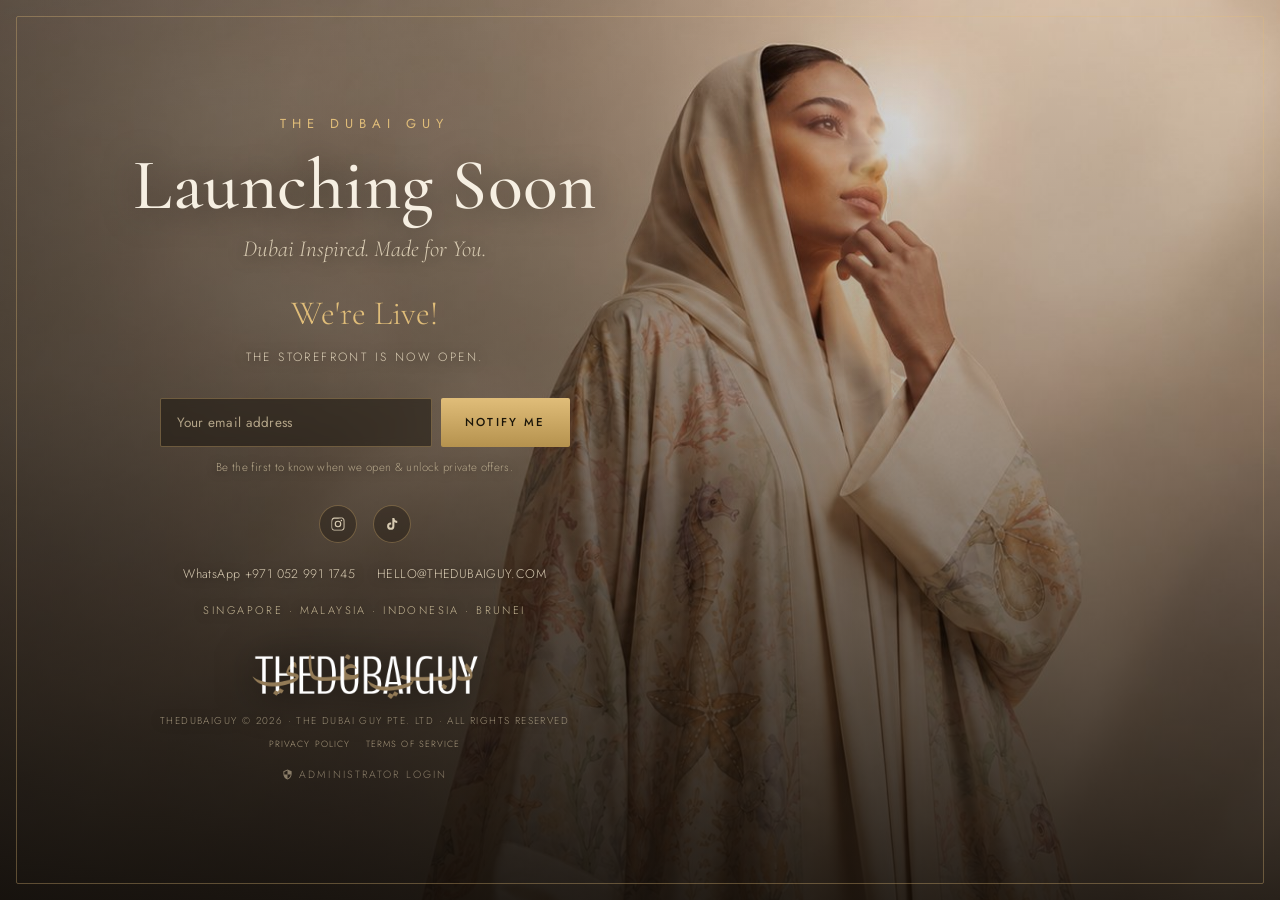
<file: index.html>
<!DOCTYPE html>
<html lang="en">
<head>
<meta charset="UTF-8">
<meta name="viewport" content="width=device-width, initial-scale=1.0">
<title>TheDubaiGuy — Launching Soon</title>
<meta name="description" content="TheDubaiGuy — Dubai inspired modest wear, perfumes, oud, bukhoor and home essentials. Launching 10 October 2026 across Singapore, Malaysia, Indonesia & Brunei.">
<meta property="og:title" content="TheDubaiGuy — Launching Soon">
<meta property="og:description" content="Dubai Inspired. Made for You. Launching 10 October 2026.">
<meta property="og:type" content="website">
<meta property="og:url" content="https://thedubaiguy.shop/">
<link rel="preconnect" href="https://fonts.googleapis.com">
<link rel="preconnect" href="https://fonts.gstatic.com" crossorigin>
<link href="https://fonts.googleapis.com/css2?family=Cormorant+Garamond:wght@400;500;600&family=Jost:wght@300;400;500&display=swap" rel="stylesheet">
<style>
  :root{--cream:#f6efe2;--muted:#d8cbb2;--gold:#e0bd79;--gold-deep:#b5924e;--line:rgba(224,189,121,.34)}
  *{box-sizing:border-box;margin:0;padding:0}
  html,body{height:100%}
  body{background:#14110e;color:var(--cream);font-family:"Jost",-apple-system,Segoe UI,sans-serif;font-weight:300;
    min-height:100vh;display:flex;align-items:center;justify-content:flex-start;
    padding:40px;position:relative;overflow-x:hidden}
  .bg{position:fixed;inset:0;z-index:0;background:url("[data-uri]") center right/cover no-repeat;transform:scale(1.02)}
  /* gradient: light at top, dark at the bottom */
  .scrim{position:fixed;inset:0;z-index:1;background:
      linear-gradient(180deg, rgba(14,11,8,.10) 0%, rgba(14,11,8,.30) 42%, rgba(12,9,6,.86) 100%),
      linear-gradient(90deg, rgba(12,9,6,.55) 0%, rgba(12,9,6,.28) 42%, rgba(12,9,6,0) 72%)}
  .frame{position:fixed;inset:16px;border:1px solid var(--line);pointer-events:none;z-index:3;border-radius:2px}
  /* Content column — centred text, placed on the LEFT (desktop) */
  .wrap{position:relative;z-index:4;width:100%;max-width:470px;text-align:center;
    margin-left:clamp(20px,7vw,110px);padding:20px 0}
  .eyebrow{font-size:13px;letter-spacing:.46em;text-transform:uppercase;color:var(--gold);margin-bottom:16px;font-weight:400}
  h1{font-family:"Cormorant Garamond",Georgia,serif;font-weight:500;font-size:clamp(46px,7vw,72px);line-height:1;letter-spacing:.5px;margin-bottom:14px;text-shadow:0 2px 34px rgba(0,0,0,.55)}
  .tagline{font-family:"Cormorant Garamond",Georgia,serif;font-style:italic;font-size:clamp(18px,3.2vw,23px);color:var(--muted);margin-bottom:30px;text-shadow:0 1px 16px rgba(0,0,0,.6)}
  /* Countdown */
  .countdown{display:flex;justify-content:center;gap:14px;margin-bottom:14px}
  .cd-cell{min-width:66px}
  .cd-num{font-family:"Cormorant Garamond",serif;font-weight:600;font-size:clamp(34px,5vw,46px);line-height:1;color:var(--cream);text-shadow:0 2px 20px rgba(0,0,0,.6)}
  .cd-lab{font-size:9.5px;letter-spacing:.24em;text-transform:uppercase;color:var(--gold);margin-top:8px}
  .cd-sep{font-family:"Cormorant Garamond",serif;font-size:34px;color:var(--gold);opacity:.5;line-height:1.1}
  .launch-date{font-size:12px;letter-spacing:.2em;text-transform:uppercase;color:var(--muted);margin-bottom:32px;text-shadow:0 1px 12px rgba(0,0,0,.6)}
  /* Notify */
  form.sub{display:flex;gap:9px;margin:0 auto 12px;max-width:410px}
  input{flex:1;min-width:0;background:rgba(20,16,11,.5);border:1px solid var(--line);color:var(--cream);
    padding:14px 16px;font-family:inherit;font-size:13.5px;letter-spacing:.02em;border-radius:2px;outline:none;transition:border-color .2s;backdrop-filter:blur(4px)}
  input::placeholder{color:#b3a488}
  input:focus{border-color:var(--gold)}
  button{background:linear-gradient(180deg,var(--gold),var(--gold-deep));color:#1a1509;border:none;
    padding:14px 24px;font-family:"Jost",sans-serif;font-weight:500;font-size:11.5px;letter-spacing:.2em;text-transform:uppercase;
    cursor:pointer;border-radius:2px;transition:transform .15s,box-shadow .2s;white-space:nowrap}
  button:hover{transform:translateY(-1px);box-shadow:0 8px 26px rgba(224,189,121,.35)}
  .note{font-size:11.5px;color:#b3a488;letter-spacing:.03em;min-height:16px;transition:color .3s;text-shadow:0 1px 10px rgba(0,0,0,.6);margin-bottom:30px}
  .note.ok{color:var(--gold)}
  /* Socials + contact + countries */
  .socials{display:flex;gap:16px;justify-content:center;margin-bottom:22px}
  .socials a{width:38px;height:38px;border:1px solid var(--line);border-radius:50%;display:flex;align-items:center;justify-content:center;color:var(--muted);transition:all .2s;background:rgba(20,16,11,.35);backdrop-filter:blur(4px)}
  .socials a:hover{color:var(--gold);border-color:var(--gold);transform:translateY(-2px)}
  .socials svg{width:16px;height:16px;fill:currentColor}
  .contact{display:flex;gap:8px 22px;justify-content:center;flex-wrap:wrap;font-size:12.5px;letter-spacing:.03em;margin-bottom:16px}
  .contact a{color:var(--muted);text-decoration:none;transition:color .2s;border-bottom:1px solid transparent;padding-bottom:2px;text-shadow:0 1px 10px rgba(0,0,0,.6)}
  .contact a:hover{color:var(--gold);border-bottom-color:var(--line)}
  .regions{font-size:11px;letter-spacing:.22em;text-transform:uppercase;color:#c3b493;margin-bottom:34px;text-shadow:0 1px 10px rgba(0,0,0,.6)}
  /* Logo at the bottom */
  .logo{width:min(230px,64vw);height:auto;display:block;margin:0 auto 10px;filter:drop-shadow(0 2px 20px rgba(0,0,0,.7))}
  .copyright{font-size:10px;letter-spacing:.14em;text-transform:uppercase;color:#9c8f77;line-height:1.9;text-shadow:0 1px 10px rgba(0,0,0,.6)}
  .legal-links{display:flex;justify-content:center;gap:16px;flex-wrap:wrap;margin-top:7px}.legal-links a{font-size:9px;letter-spacing:.12em;text-transform:uppercase;color:#aa9a7e;text-decoration:none;border-bottom:1px solid transparent}.legal-links a:hover{color:var(--gold);border-bottom-color:var(--gold)}
  .admin-link{display:inline-flex;align-items:center;gap:6px;margin-top:16px;font-size:10.5px;letter-spacing:.2em;text-transform:uppercase;color:#8a7d68;cursor:pointer;text-decoration:none;transition:color .2s}
  .admin-link:hover{color:var(--gold)}
  .admin-link svg{width:11px;height:11px;fill:currentColor}
  /* Admin overlay */
  .overlay{position:fixed;inset:0;z-index:20;display:none;align-items:center;justify-content:center;padding:24px;background:rgba(8,6,4,.72);backdrop-filter:blur(8px)}
  .overlay.show{display:flex}
  .panel{position:relative;width:100%;max-width:400px;background:linear-gradient(180deg,#1d1812,#161109);border:1px solid var(--line);border-radius:6px;padding:40px 34px 34px;text-align:center;box-shadow:0 30px 80px rgba(0,0,0,.6)}
  .panel .crest{width:52px;height:52px;margin:0 auto 18px;border:1px solid var(--line);border-radius:50%;display:flex;align-items:center;justify-content:center;color:var(--gold)}
  .panel .crest svg{width:22px;height:22px;fill:currentColor}
  .panel h2{font-family:"Cormorant Garamond",serif;font-weight:500;font-size:26px;letter-spacing:.5px;margin-bottom:6px}
  .panel .sub{font-size:11px;letter-spacing:.24em;text-transform:uppercase;color:var(--muted);margin-bottom:26px}
  .panel form{display:flex;flex-direction:column;gap:12px}
  .panel input{width:100%;text-align:left}
  .panel button{width:100%;margin-top:4px;padding:14px}
  .panel .err{min-height:16px;font-size:12px;color:#e08d7a;letter-spacing:.02em;margin-top:2px}
  .panel .close{position:absolute;top:12px;right:14px;background:none;border:none;color:#8a7d6a;font-size:22px;cursor:pointer;padding:4px 8px;box-shadow:none;line-height:1}
  .panel .close:hover{color:var(--cream)}
  .panel .hint{font-size:10.5px;color:#6f6452;letter-spacing:.05em;margin-top:16px;line-height:1.7}
  .granted{display:none}.granted.show{display:block;animation:fade .4s ease}
  @keyframes fade{from{opacity:0;transform:translateY(6px)}to{opacity:1;transform:none}}
  .granted .ok-badge{color:var(--gold);font-size:12px;letter-spacing:.2em;text-transform:uppercase;margin-bottom:14px}
  .spinner{width:26px;height:26px;margin:6px auto 0;border:2px solid rgba(224,189,121,.25);border-top-color:var(--gold);border-radius:50%;animation:spin .8s linear infinite}
  @keyframes spin{to{transform:rotate(360deg)}}
  /* MOBILE: centre content + centre the lady in the background */
  @media(max-width:760px){
    body{justify-content:center;padding:34px 22px}
    .wrap{margin:0 auto;max-width:440px}
    .bg{background-position:72% center}
    .scrim{background:
      linear-gradient(180deg, rgba(14,11,8,.28) 0%, rgba(14,11,8,.42) 40%, rgba(12,9,6,.9) 100%)}
    .frame{inset:10px}
    .cd-cell{min-width:52px}
    .countdown{gap:8px}
  }
</style>
</head>
<body>
  <div class="bg"></div>
  <div class="scrim"></div>
  <div class="frame"></div>

  <div class="wrap">
    <div class="eyebrow">The Dubai Guy</div>
    <h1>Launching Soon</h1>
    <div class="tagline">Dubai Inspired. Made for You.</div>

    <div class="countdown" id="countdown" aria-label="Countdown to launch">
      <div class="cd-cell"><div class="cd-num" id="cd-d">00</div><div class="cd-lab">Days</div></div>
      <div class="cd-sep">:</div>
      <div class="cd-cell"><div class="cd-num" id="cd-h">00</div><div class="cd-lab">Hours</div></div>
      <div class="cd-sep">:</div>
      <div class="cd-cell"><div class="cd-num" id="cd-m">00</div><div class="cd-lab">Minutes</div></div>
      <div class="cd-sep">:</div>
      <div class="cd-cell"><div class="cd-num" id="cd-s">00</div><div class="cd-lab">Seconds</div></div>
    </div>
    <div class="launch-date" id="launchDate">10 October 2026 · 12:00 PM (SGT)</div>

    <form class="sub" onsubmit="subscribe(event)">
      <input type="email" required placeholder="Your email address" aria-label="Email address">
      <button type="submit">Notify Me</button>
    </form>
    <div class="note" id="note">Be the first to know when we open &amp; unlock private offers.</div>

    <div class="socials">
      <a href="https://www.instagram.com/thedubaiguy.sg" target="_blank" rel="noopener" aria-label="Instagram"><svg viewBox="0 0 24 24"><path d="M12 2.2c3.2 0 3.6 0 4.85.07 1.17.05 1.8.25 2.23.41.56.22.96.48 1.38.9.42.42.68.82.9 1.38.16.42.36 1.06.41 2.23.06 1.27.07 1.65.07 4.85s0 3.58-.07 4.85c-.05 1.17-.25 1.8-.41 2.23-.22.56-.48.96-.9 1.38-.42.42-.82.68-1.38.9-.42.16-1.06.36-2.23.41-1.27.06-1.65.07-4.85.07s-3.58 0-4.85-.07c-1.17-.05-1.8-.25-2.23-.41a3.7 3.7 0 0 1-1.38-.9 3.7 3.7 0 0 1-.9-1.38c-.16-.42-.36-1.06-.41-2.23C2.21 15.58 2.2 15.2 2.2 12s0-3.58.07-4.85c.05-1.17.25-1.8.41-2.23.22-.56.48-.96.9-1.38.42-.42.82-.68 1.38-.9.42-.16 1.06-.36 2.23-.41C8.42 2.21 8.8 2.2 12 2.2zm0 1.8c-3.14 0-3.51.01-4.75.07-.9.04-1.38.19-1.71.32-.43.17-.74.37-1.06.69-.32.32-.52.63-.69 1.06-.13.33-.28.81-.32 1.71C3.21 8.49 3.2 8.86 3.2 12s.01 3.51.07 4.75c.04.9.19 1.38.32 1.71.17.43.37.74.69 1.06.32.32.63.52 1.06.69.33.13.81.28 1.71.32 1.24.06 1.61.07 4.75.07s3.51-.01 4.75-.07c.9-.04 1.38-.19 1.71-.32.43-.17.74-.37 1.06-.69.32-.32.52-.63.69-1.06.13-.33.28-.81.32-1.71.06-1.24.07-1.61.07-4.75s-.01-3.51-.07-4.75c-.04-.9-.19-1.38-.32-1.71a2.85 2.85 0 0 0-.69-1.06 2.85 2.85 0 0 0-1.06-.69c-.33-.13-.81-.28-1.71-.32C15.51 4.01 15.14 4 12 4zm0 3.06A4.94 4.94 0 1 1 12 16.94 4.94 4.94 0 0 1 12 7.06zm0 8.14A3.2 3.2 0 1 0 12 8.8a3.2 3.2 0 0 0 0 6.4zm6.3-8.34a1.15 1.15 0 1 1-2.3 0 1.15 1.15 0 0 1 2.3 0z"/></svg></a>
      <a href="https://www.tiktok.com/@thedubaiguy.sg" target="_blank" rel="noopener" aria-label="TikTok"><svg viewBox="0 0 24 24"><path d="M16.6 5.82a4.28 4.28 0 0 1-1.02-2.82h-3.1v12.28a2.35 2.35 0 0 1-2.35 2.28 2.35 2.35 0 1 1 .6-4.62V9.77a5.47 5.47 0 0 0-.6-.03 5.45 5.45 0 1 0 5.45 5.45V9.01a7.3 7.3 0 0 0 4.27 1.37V7.28a4.28 4.28 0 0 1-3.25-1.46z"/></svg></a>
    </div>

    <div class="contact">
      <a href="https://wa.me/971529911745" target="_blank" rel="noopener">WhatsApp +971 052 991 1745</a>
      <a href="mailto:hello@thedubaiguy.com">HELLO@THEDUBAIGUY.COM</a>
    </div>
    <div class="regions">Singapore · Malaysia · Indonesia · Brunei</div>

    <img class="logo" src="[data-uri]" alt="TheDubaiGuy">
    <div class="copyright">TheDubaiGuy © 2026 · The Dubai Guy Pte. Ltd · All Rights Reserved</div>
    <div class="legal-links"><a href="privacy-policy.html">Privacy Policy</a><a href="terms-of-service.html">Terms of Service</a></div>

    <a class="admin-link" onclick="openAdmin()" title="Administrator access">
      <svg viewBox="0 0 24 24"><path d="M12 1 3 5v6c0 5.55 3.84 10.74 9 12 5.16-1.26 9-6.45 9-12V5l-9-4zm0 10.99h7c-.53 4.12-3.28 7.79-7 8.94V12H5V6.3l7-3.11v8.8z"/></svg>
      Administrator Login
    </a>
  </div>

  <div class="overlay" id="adminOverlay" onclick="if(event.target===this)closeAdmin()">
    <div class="panel">
      <button class="close" onclick="closeAdmin()" aria-label="Close">&times;</button>
      <div id="loginView">
        <div class="crest"><svg viewBox="0 0 24 24"><path d="M12 1 3 5v6c0 5.55 3.84 10.74 9 12 5.16-1.26 9-6.45 9-12V5l-9-4zm0 10.99h7c-.53 4.12-3.28 7.79-7 8.94V12H5V6.3l7-3.11v8.8z"/></svg></div>
        <h2>Administrator Login</h2>
        <div class="sub">TheDubaiGuy Storefront</div>
        <form onsubmit="adminLogin(event)">
          <input type="password" id="adminPass" placeholder="Password" autocomplete="current-password" aria-label="Password" required>
          <button type="submit">Sign In &amp; Enter Store</button>
          <div class="err" id="adminErr"></div>
        </form>
        <div class="hint">Authorised personnel only. Signing in opens the live storefront.</div>
      </div>
      <div class="granted" id="grantedView">
        <div class="crest"><svg viewBox="0 0 24 24"><path d="M9 16.17 4.83 12l-1.42 1.41L9 19 21 7l-1.41-1.41z"/></svg></div>
        <div class="ok-badge">Access Granted</div>
        <h2 style="margin-bottom:10px">Entering storefront…</h2>
        <div class="spinner"></div>
      </div>
    </div>
  </div>

<script>
  /* ===== LAUNCH COUNTDOWN — change the target date/time here ===== */
  var LAUNCH = new Date("2026-10-10T12:00:00+08:00"); // 10 Oct 2026, 12:00 noon Singapore time
  function pad(n){return (n<10?"0":"")+n;}
  function tick(){
    var now=new Date(), diff=LAUNCH-now;
    if(diff<=0){
      document.getElementById("countdown").innerHTML='<div style="font-family:Cormorant Garamond,serif;font-size:34px;color:var(--gold)">We\'re Live!</div>';
      document.getElementById("launchDate").textContent="The storefront is now open.";
      clearInterval(window._cdT); return;
    }
    var s=Math.floor(diff/1000);
    document.getElementById("cd-d").textContent=pad(Math.floor(s/86400));
    document.getElementById("cd-h").textContent=pad(Math.floor(s%86400/3600));
    document.getElementById("cd-m").textContent=pad(Math.floor(s%3600/60));
    document.getElementById("cd-s").textContent=pad(s%60);
  }
  tick(); window._cdT=setInterval(tick,1000);

  /* ===== STOREFRONT PREVIEW ADMIN LOGIN ===== */
  var ADMIN_CONFIG = {
    loginUrl: "https://admin.thedubaiguy.shop/api/storefront-preview-login",
    storeUrl: "https://www.thedubaiguy.shop/store.html"
  };

  async function subscribe(e){e.preventDefault();var n=document.getElementById("note"),form=e.target,input=form.querySelector('input[type="email"]'),button=form.querySelector('button');
    button.disabled=true;button.textContent="Saving…";
    try{var r=await fetch("https://admin.thedubaiguy.shop/api/launch-subscribe",{method:"POST",headers:{"Content-Type":"application/json"},body:JSON.stringify({email:input.value,source:"launching-soon"})});if(!r.ok)throw new Error();n.textContent="Thank you — you're on the list. We'll be in touch. ✨";n.classList.add("ok");form.reset();}
    catch(error){n.textContent="We couldn't save your email. Please try again.";n.classList.remove("ok");}
    finally{button.disabled=false;button.textContent="Notify Me";}}
  function openAdmin(){document.getElementById("adminOverlay").classList.add("show");
    document.getElementById("loginView").style.display="block";
    document.getElementById("grantedView").classList.remove("show");
    document.getElementById("adminErr").textContent="";
    setTimeout(function(){var p=document.getElementById("adminPass");if(p)p.focus();},60);}
  function closeAdmin(){document.getElementById("adminOverlay").classList.remove("show");}
  async function adminLogin(e){e.preventDefault();
    var form=e.target, button=form.querySelector('button[type="submit"]'),
      pass=document.getElementById("adminPass").value,
      err=document.getElementById("adminErr");
    button.disabled=true;button.textContent="Signing In…";err.textContent="";
    try {
      var response=await fetch(ADMIN_CONFIG.loginUrl,{
        method:"POST",
        headers:{"Content-Type":"application/json"},
        body:JSON.stringify({password:pass})
      });
      if(!response.ok) throw new Error("invalid-login");
      document.getElementById("loginView").style.display="none";
      document.getElementById("grantedView").classList.add("show");
      setTimeout(function(){window.location.href=ADMIN_CONFIG.storeUrl;},900);
    } catch(error) { err.textContent=error.message==="invalid-login" ? "Incorrect password. Please try again." : "Unable to sign in. Please try again.";
      document.getElementById("adminPass").value="";document.getElementById("adminPass").focus();}
    finally {button.disabled=false;button.textContent="Sign In & Enter Store";}
  }
  if(location.hash==="#admin") openAdmin();
  window.addEventListener("keydown",function(ev){if(ev.key==="Escape")closeAdmin();});
</script>
</body>
</html>
</file>
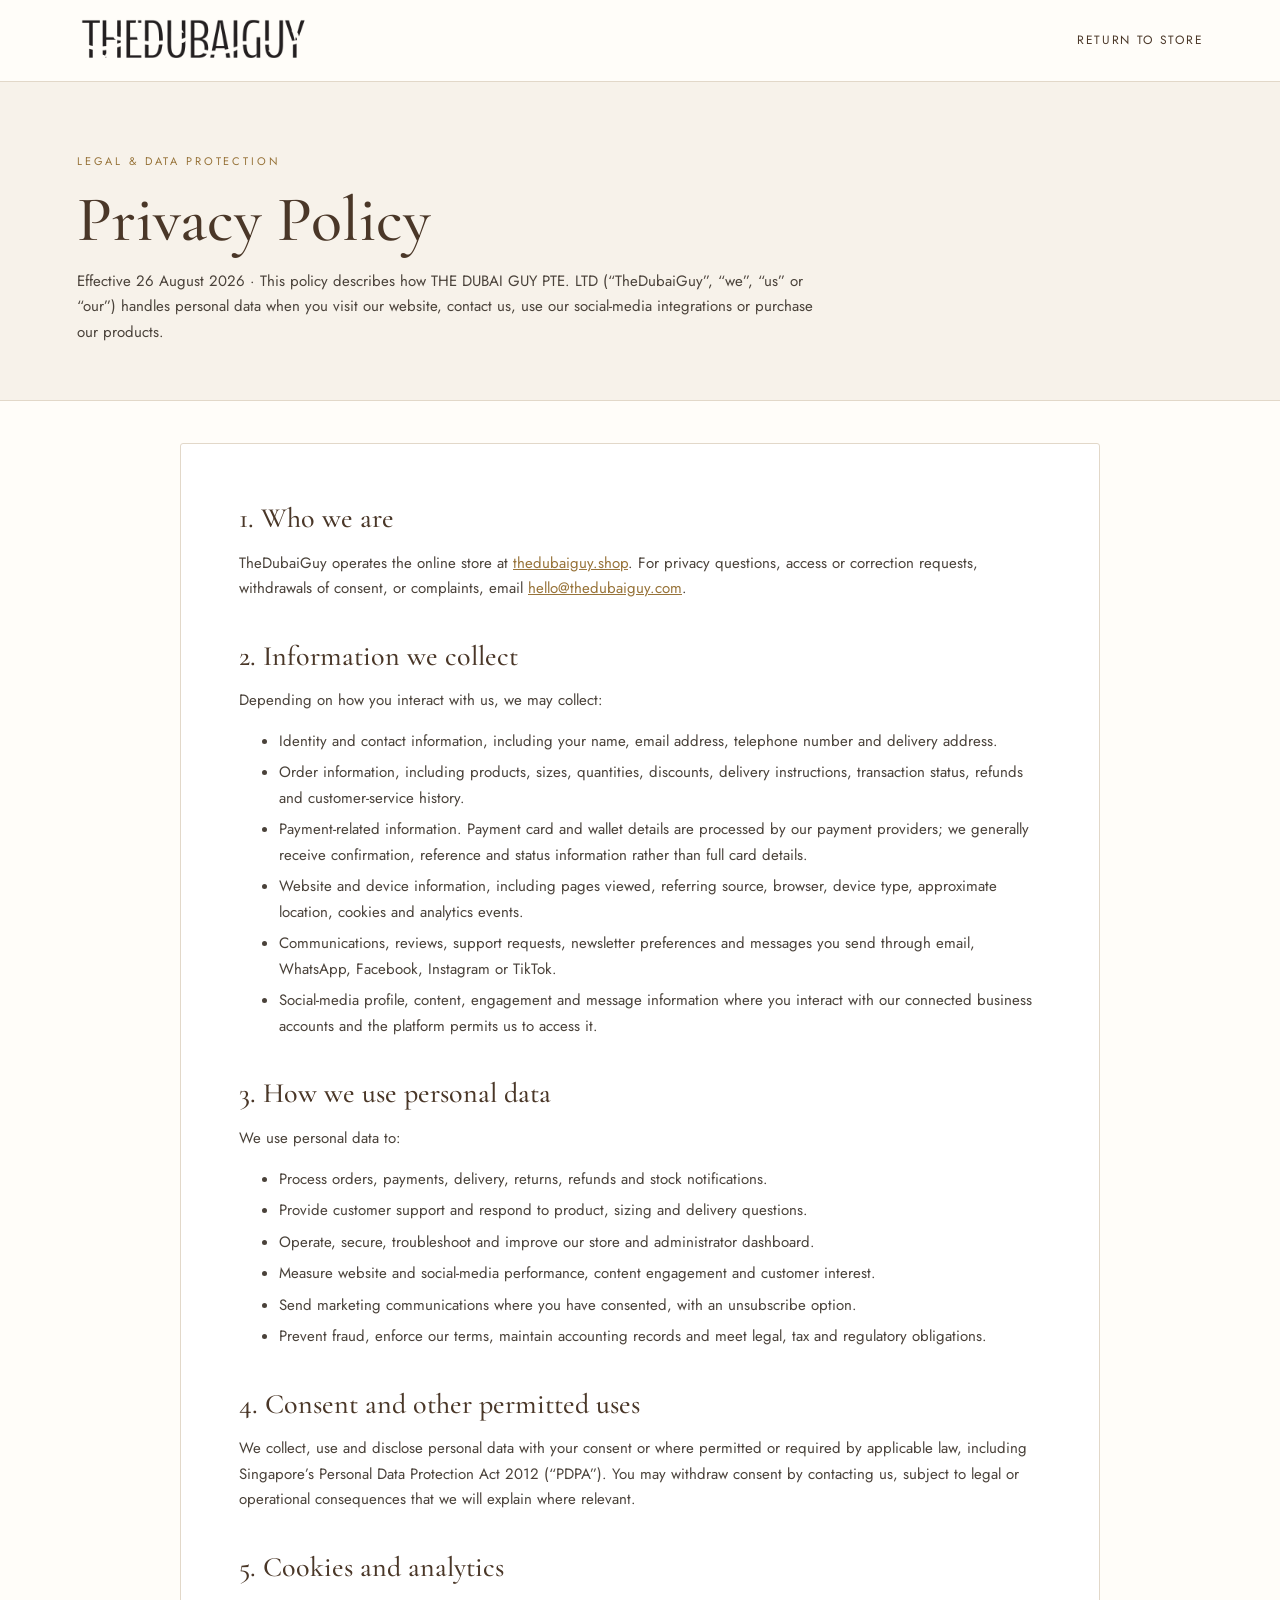
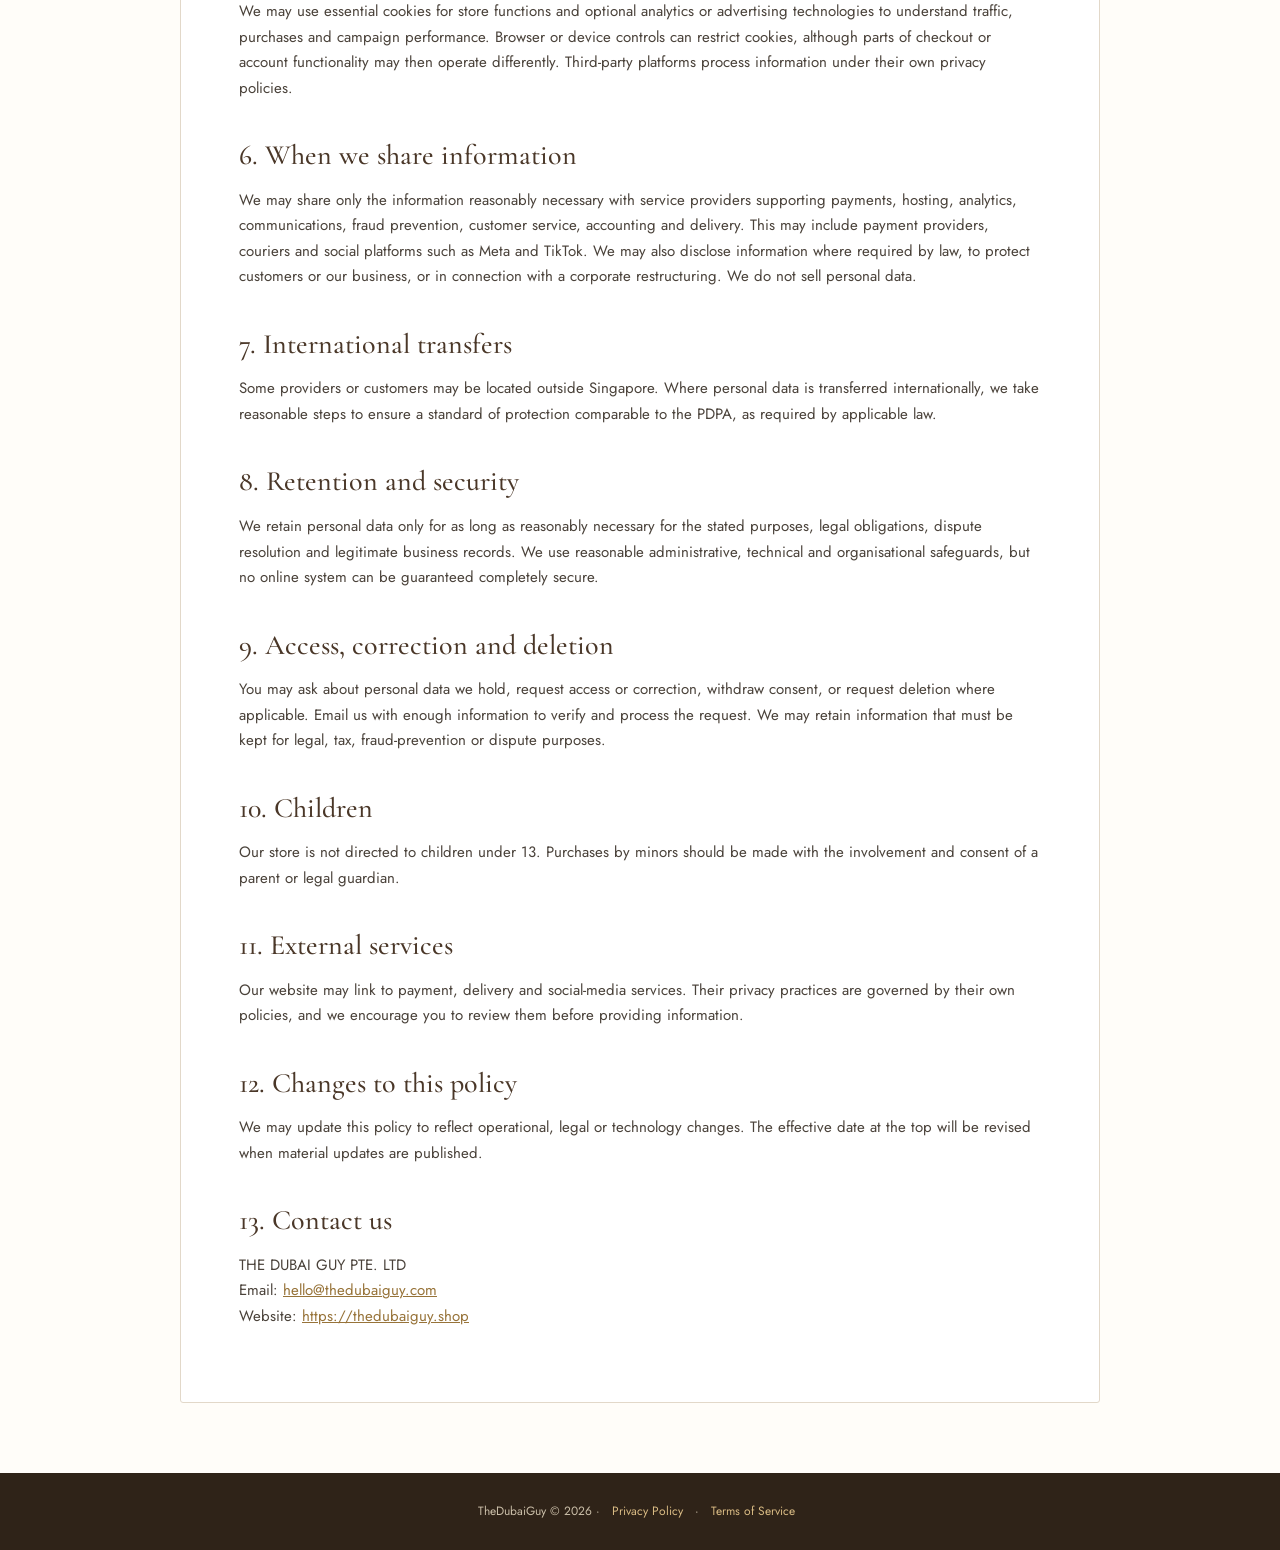
<file: privacy-policy.html>
<!doctype html>
<html lang="en">
<head>
  <meta charset="utf-8">
  <meta name="viewport" content="width=device-width,initial-scale=1">
  <title>Privacy Policy | TheDubaiGuy</title>
  <meta name="description" content="TheDubaiGuy Privacy Policy explaining how customer and website information is collected, used and protected.">
  <link rel="preconnect" href="https://fonts.googleapis.com">
  <link rel="preconnect" href="https://fonts.gstatic.com" crossorigin>
  <link href="https://fonts.googleapis.com/css2?family=Cormorant+Garamond:wght@400;500;600&amp;family=Jost:wght@300;400;500;600&amp;display=swap" rel="stylesheet">
  <style>
    :root{--ink:#4a3728;--brown:#2f2318;--gold:#b0894f;--cream:#f7f2ea;--paper:#fffdf9;--line:#e2d8c9;--muted:#4a423a}*{box-sizing:border-box}body{margin:0;background:var(--paper);color:var(--ink);font:400 15px/1.7 'Jost',sans-serif;-webkit-font-smoothing:antialiased}header{background:rgba(255,253,249,.96);border-bottom:1px solid var(--line);padding:16px 6vw;display:flex;align-items:center;justify-content:space-between;gap:20px}header a{color:var(--ink);text-decoration:none;font-size:12px;letter-spacing:.14em;text-transform:uppercase}.brand-logo{display:block;width:min(230px,55vw);height:auto}.hero{padding:66px 6vw 40px;border-bottom:1px solid var(--line);background:var(--cream)}.hero small{color:#977339;font-size:11px;letter-spacing:.26em;text-transform:uppercase}.hero h1{font:500 clamp(38px,6vw,64px)/1.05 'Cormorant Garamond',serif;margin:12px 0 16px}.hero p{max-width:760px;color:var(--muted);font-size:15px}main{width:min(920px,88vw);margin:42px auto 70px;background:#fff;padding:clamp(24px,5vw,58px);border:1px solid var(--line);border-radius:3px}h2{font:500 28px/1.2 'Cormorant Garamond',serif;margin:38px 0 10px}h2:first-child{margin-top:0}h3{font:500 15px/1.5 'Jost',sans-serif;margin:24px 0 6px}p,li{color:var(--muted);font-size:15px}li{margin:6px 0}a{color:#977339}footer{text-align:center;padding:28px;background:var(--brown);color:#cbbfa9;font-size:12px}footer a{color:#d9bb84;margin:0 8px;text-decoration:none}@media(max-width:600px){header{padding:14px 18px}.hero{padding:45px 18px 30px}main{width:94vw;margin-top:20px}}
  </style>
</head>
<body>
<header><a href="store.html" aria-label="TheDubaiGuy Store"><img class="brand-logo" src="thedubaiguy-logo.png" alt="TheDubaiGuy"></a><a href="store.html">Return to Store</a></header>
<section class="hero"><small>Legal &amp; Data Protection</small><h1>Privacy Policy</h1><p>Effective 26 August 2026 · This policy describes how THE DUBAI GUY PTE. LTD (“TheDubaiGuy”, “we”, “us” or “our”) handles personal data when you visit our website, contact us, use our social-media integrations or purchase our products.</p></section>
<main>
  <h2>1. Who we are</h2>
  <p>TheDubaiGuy operates the online store at <a href="https://thedubaiguy.shop">thedubaiguy.shop</a>. For privacy questions, access or correction requests, withdrawals of consent, or complaints, email <a href="mailto:hello@thedubaiguy.com">hello@thedubaiguy.com</a>.</p>

  <h2>2. Information we collect</h2>
  <p>Depending on how you interact with us, we may collect:</p>
  <ul>
    <li>Identity and contact information, including your name, email address, telephone number and delivery address.</li>
    <li>Order information, including products, sizes, quantities, discounts, delivery instructions, transaction status, refunds and customer-service history.</li>
    <li>Payment-related information. Payment card and wallet details are processed by our payment providers; we generally receive confirmation, reference and status information rather than full card details.</li>
    <li>Website and device information, including pages viewed, referring source, browser, device type, approximate location, cookies and analytics events.</li>
    <li>Communications, reviews, support requests, newsletter preferences and messages you send through email, WhatsApp, Facebook, Instagram or TikTok.</li>
    <li>Social-media profile, content, engagement and message information where you interact with our connected business accounts and the platform permits us to access it.</li>
  </ul>

  <h2>3. How we use personal data</h2>
  <p>We use personal data to:</p>
  <ul>
    <li>Process orders, payments, delivery, returns, refunds and stock notifications.</li>
    <li>Provide customer support and respond to product, sizing and delivery questions.</li>
    <li>Operate, secure, troubleshoot and improve our store and administrator dashboard.</li>
    <li>Measure website and social-media performance, content engagement and customer interest.</li>
    <li>Send marketing communications where you have consented, with an unsubscribe option.</li>
    <li>Prevent fraud, enforce our terms, maintain accounting records and meet legal, tax and regulatory obligations.</li>
  </ul>

  <h2>4. Consent and other permitted uses</h2>
  <p>We collect, use and disclose personal data with your consent or where permitted or required by applicable law, including Singapore’s Personal Data Protection Act 2012 (“PDPA”). You may withdraw consent by contacting us, subject to legal or operational consequences that we will explain where relevant.</p>

  <h2>5. Cookies and analytics</h2>
  <p>We may use essential cookies for store functions and optional analytics or advertising technologies to understand traffic, purchases and campaign performance. Browser or device controls can restrict cookies, although parts of checkout or account functionality may then operate differently. Third-party platforms process information under their own privacy policies.</p>

  <h2>6. When we share information</h2>
  <p>We may share only the information reasonably necessary with service providers supporting payments, hosting, analytics, communications, fraud prevention, customer service, accounting and delivery. This may include payment providers, couriers and social platforms such as Meta and TikTok. We may also disclose information where required by law, to protect customers or our business, or in connection with a corporate restructuring. We do not sell personal data.</p>

  <h2>7. International transfers</h2>
  <p>Some providers or customers may be located outside Singapore. Where personal data is transferred internationally, we take reasonable steps to ensure a standard of protection comparable to the PDPA, as required by applicable law.</p>

  <h2>8. Retention and security</h2>
  <p>We retain personal data only for as long as reasonably necessary for the stated purposes, legal obligations, dispute resolution and legitimate business records. We use reasonable administrative, technical and organisational safeguards, but no online system can be guaranteed completely secure.</p>

  <h2>9. Access, correction and deletion</h2>
  <p>You may ask about personal data we hold, request access or correction, withdraw consent, or request deletion where applicable. Email us with enough information to verify and process the request. We may retain information that must be kept for legal, tax, fraud-prevention or dispute purposes.</p>

  <h2>10. Children</h2>
  <p>Our store is not directed to children under 13. Purchases by minors should be made with the involvement and consent of a parent or legal guardian.</p>

  <h2>11. External services</h2>
  <p>Our website may link to payment, delivery and social-media services. Their privacy practices are governed by their own policies, and we encourage you to review them before providing information.</p>

  <h2>12. Changes to this policy</h2>
  <p>We may update this policy to reflect operational, legal or technology changes. The effective date at the top will be revised when material updates are published.</p>

  <h2>13. Contact us</h2>
  <p>THE DUBAI GUY PTE. LTD<br>Email: <a href="mailto:hello@thedubaiguy.com">hello@thedubaiguy.com</a><br>Website: <a href="https://thedubaiguy.shop">https://thedubaiguy.shop</a></p>
</main>
<footer>TheDubaiGuy © 2026 · <a href="privacy-policy.html">Privacy Policy</a> · <a href="terms-of-service.html">Terms of Service</a></footer>
</body>
</html>
</file>
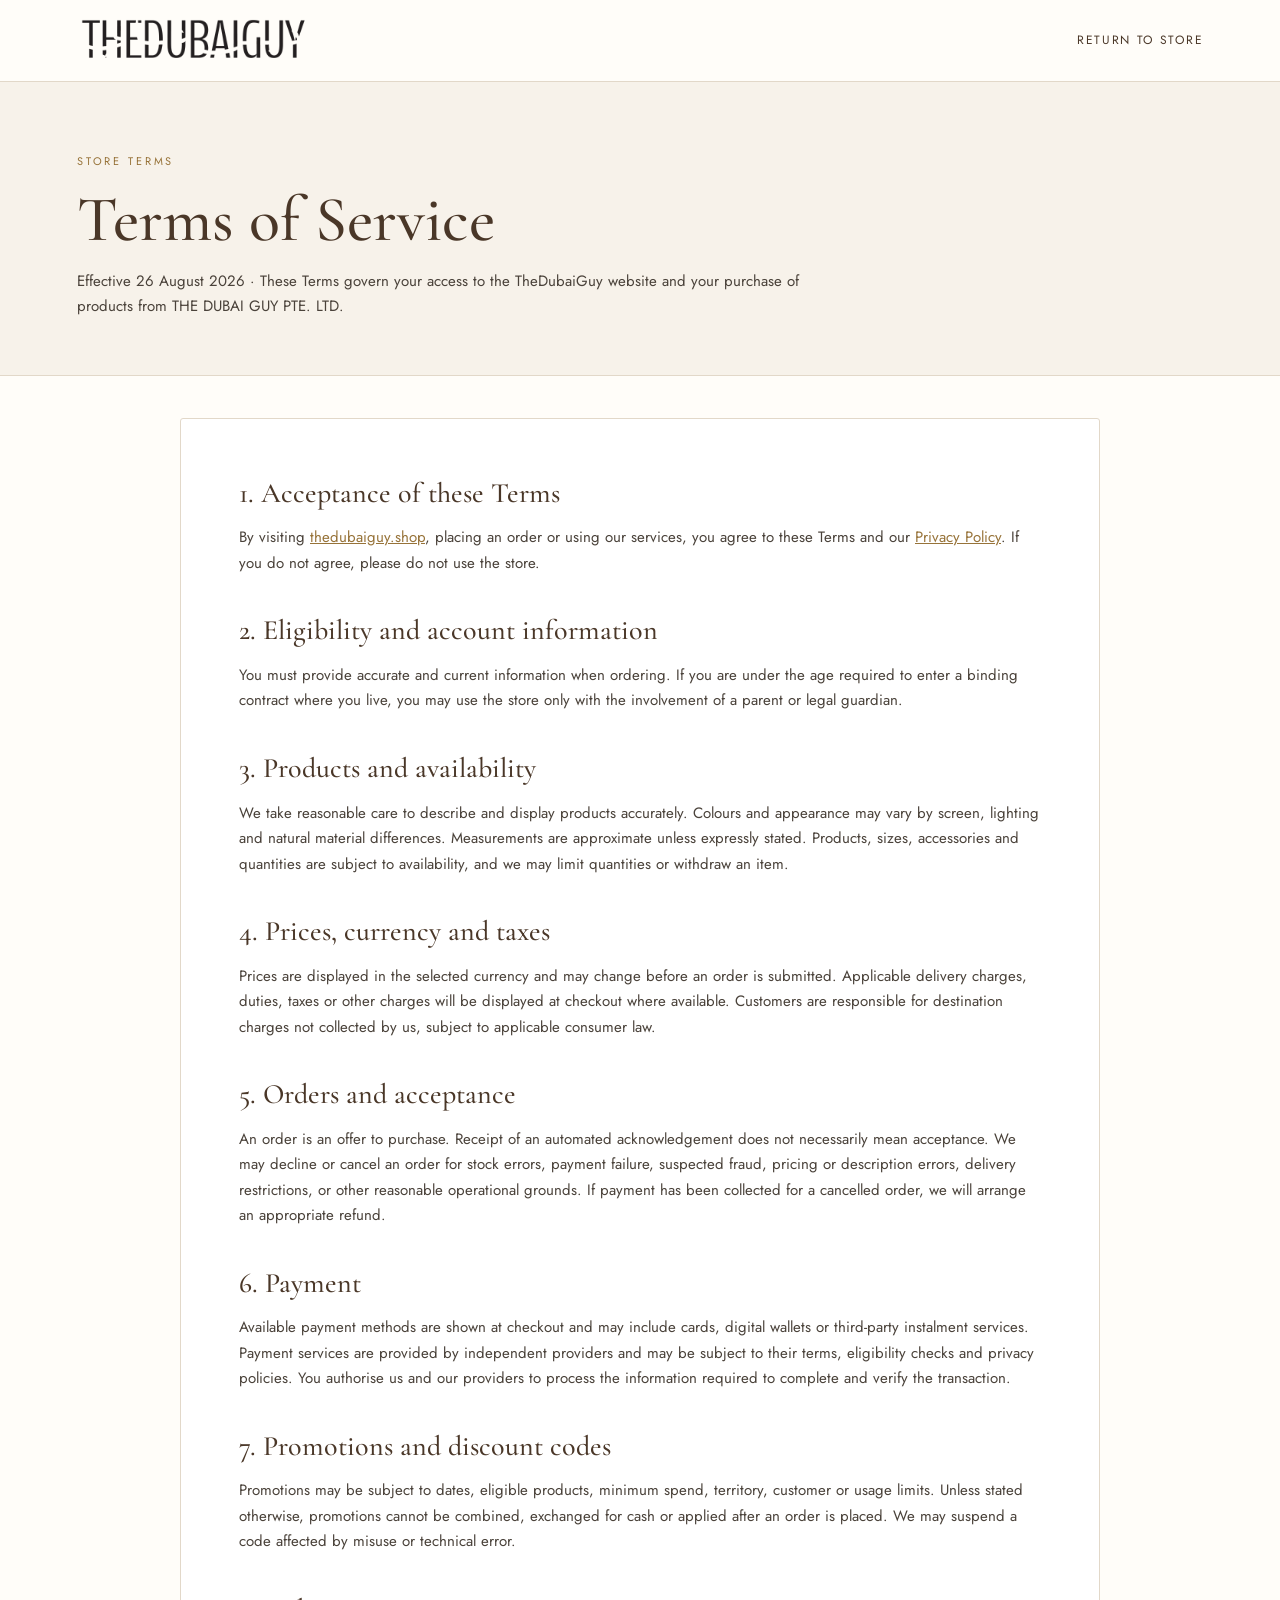
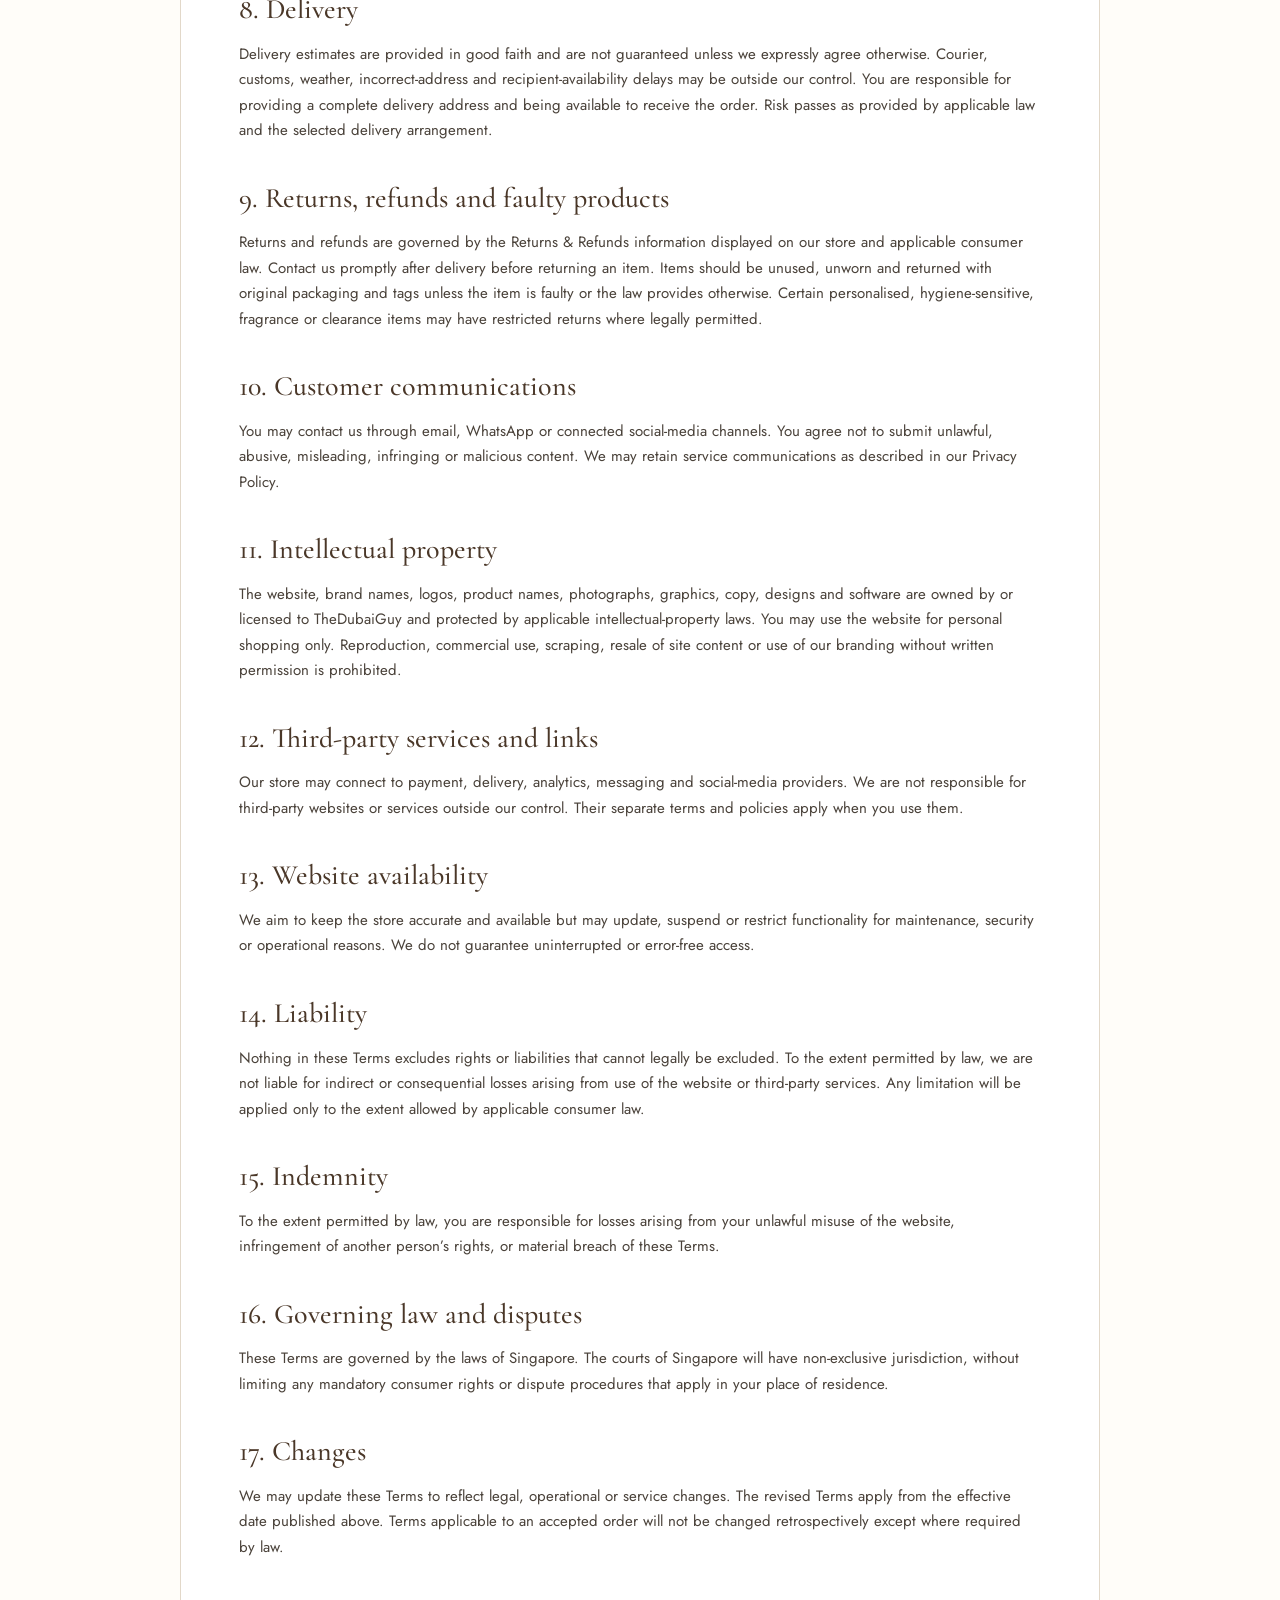
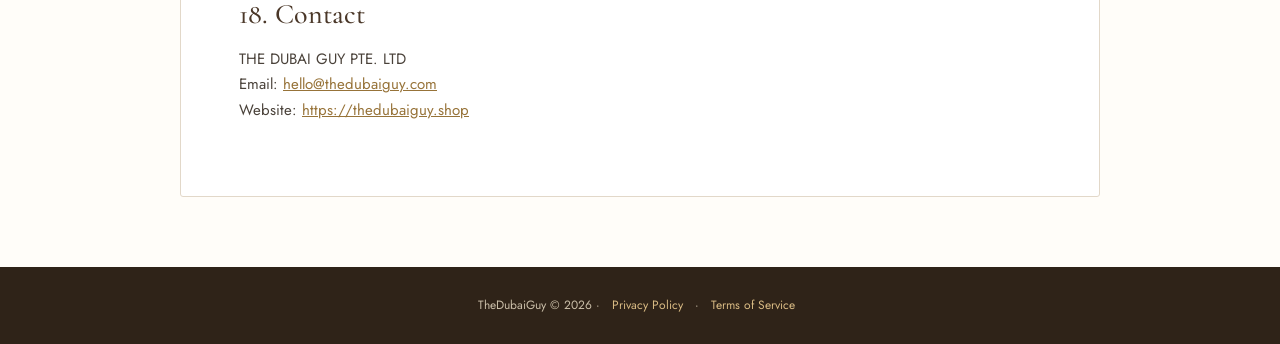
<file: terms-of-service.html>
<!doctype html>
<html lang="en">
<head>
  <meta charset="utf-8">
  <meta name="viewport" content="width=device-width,initial-scale=1">
  <title>Terms of Service | TheDubaiGuy</title>
  <meta name="description" content="Terms governing use of TheDubaiGuy website and purchases from the online store.">
  <link rel="preconnect" href="https://fonts.googleapis.com">
  <link rel="preconnect" href="https://fonts.gstatic.com" crossorigin>
  <link href="https://fonts.googleapis.com/css2?family=Cormorant+Garamond:wght@400;500;600&amp;family=Jost:wght@300;400;500;600&amp;display=swap" rel="stylesheet">
  <style>
    :root{--ink:#4a3728;--brown:#2f2318;--gold:#b0894f;--cream:#f7f2ea;--paper:#fffdf9;--line:#e2d8c9;--muted:#4a423a}*{box-sizing:border-box}body{margin:0;background:var(--paper);color:var(--ink);font:400 15px/1.7 'Jost',sans-serif;-webkit-font-smoothing:antialiased}header{background:rgba(255,253,249,.96);border-bottom:1px solid var(--line);padding:16px 6vw;display:flex;align-items:center;justify-content:space-between;gap:20px}header a{color:var(--ink);text-decoration:none;font-size:12px;letter-spacing:.14em;text-transform:uppercase}.brand-logo{display:block;width:min(230px,55vw);height:auto}.hero{padding:66px 6vw 40px;border-bottom:1px solid var(--line);background:var(--cream)}.hero small{color:#977339;font-size:11px;letter-spacing:.26em;text-transform:uppercase}.hero h1{font:500 clamp(38px,6vw,64px)/1.05 'Cormorant Garamond',serif;margin:12px 0 16px}.hero p{max-width:760px;color:var(--muted);font-size:15px}main{width:min(920px,88vw);margin:42px auto 70px;background:#fff;padding:clamp(24px,5vw,58px);border:1px solid var(--line);border-radius:3px}h2{font:500 28px/1.2 'Cormorant Garamond',serif;margin:38px 0 10px}h2:first-child{margin-top:0}h3{font:500 15px/1.5 'Jost',sans-serif;margin:24px 0 6px}p,li{color:var(--muted);font-size:15px}li{margin:6px 0}a{color:#977339}footer{text-align:center;padding:28px;background:var(--brown);color:#cbbfa9;font-size:12px}footer a{color:#d9bb84;margin:0 8px;text-decoration:none}@media(max-width:600px){header{padding:14px 18px}.hero{padding:45px 18px 30px}main{width:94vw;margin-top:20px}}
  </style>
</head>
<body>
<header><a href="store.html" aria-label="TheDubaiGuy Store"><img class="brand-logo" src="thedubaiguy-logo.png" alt="TheDubaiGuy"></a><a href="store.html">Return to Store</a></header>
<section class="hero"><small>Store Terms</small><h1>Terms of Service</h1><p>Effective 26 August 2026 · These Terms govern your access to the TheDubaiGuy website and your purchase of products from THE DUBAI GUY PTE. LTD.</p></section>
<main>
  <h2>1. Acceptance of these Terms</h2>
  <p>By visiting <a href="https://thedubaiguy.shop">thedubaiguy.shop</a>, placing an order or using our services, you agree to these Terms and our <a href="privacy-policy.html">Privacy Policy</a>. If you do not agree, please do not use the store.</p>

  <h2>2. Eligibility and account information</h2>
  <p>You must provide accurate and current information when ordering. If you are under the age required to enter a binding contract where you live, you may use the store only with the involvement of a parent or legal guardian.</p>

  <h2>3. Products and availability</h2>
  <p>We take reasonable care to describe and display products accurately. Colours and appearance may vary by screen, lighting and natural material differences. Measurements are approximate unless expressly stated. Products, sizes, accessories and quantities are subject to availability, and we may limit quantities or withdraw an item.</p>

  <h2>4. Prices, currency and taxes</h2>
  <p>Prices are displayed in the selected currency and may change before an order is submitted. Applicable delivery charges, duties, taxes or other charges will be displayed at checkout where available. Customers are responsible for destination charges not collected by us, subject to applicable consumer law.</p>

  <h2>5. Orders and acceptance</h2>
  <p>An order is an offer to purchase. Receipt of an automated acknowledgement does not necessarily mean acceptance. We may decline or cancel an order for stock errors, payment failure, suspected fraud, pricing or description errors, delivery restrictions, or other reasonable operational grounds. If payment has been collected for a cancelled order, we will arrange an appropriate refund.</p>

  <h2>6. Payment</h2>
  <p>Available payment methods are shown at checkout and may include cards, digital wallets or third-party instalment services. Payment services are provided by independent providers and may be subject to their terms, eligibility checks and privacy policies. You authorise us and our providers to process the information required to complete and verify the transaction.</p>

  <h2>7. Promotions and discount codes</h2>
  <p>Promotions may be subject to dates, eligible products, minimum spend, territory, customer or usage limits. Unless stated otherwise, promotions cannot be combined, exchanged for cash or applied after an order is placed. We may suspend a code affected by misuse or technical error.</p>

  <h2>8. Delivery</h2>
  <p>Delivery estimates are provided in good faith and are not guaranteed unless we expressly agree otherwise. Courier, customs, weather, incorrect-address and recipient-availability delays may be outside our control. You are responsible for providing a complete delivery address and being available to receive the order. Risk passes as provided by applicable law and the selected delivery arrangement.</p>

  <h2>9. Returns, refunds and faulty products</h2>
  <p>Returns and refunds are governed by the Returns &amp; Refunds information displayed on our store and applicable consumer law. Contact us promptly after delivery before returning an item. Items should be unused, unworn and returned with original packaging and tags unless the item is faulty or the law provides otherwise. Certain personalised, hygiene-sensitive, fragrance or clearance items may have restricted returns where legally permitted.</p>

  <h2>10. Customer communications</h2>
  <p>You may contact us through email, WhatsApp or connected social-media channels. You agree not to submit unlawful, abusive, misleading, infringing or malicious content. We may retain service communications as described in our Privacy Policy.</p>

  <h2>11. Intellectual property</h2>
  <p>The website, brand names, logos, product names, photographs, graphics, copy, designs and software are owned by or licensed to TheDubaiGuy and protected by applicable intellectual-property laws. You may use the website for personal shopping only. Reproduction, commercial use, scraping, resale of site content or use of our branding without written permission is prohibited.</p>

  <h2>12. Third-party services and links</h2>
  <p>Our store may connect to payment, delivery, analytics, messaging and social-media providers. We are not responsible for third-party websites or services outside our control. Their separate terms and policies apply when you use them.</p>

  <h2>13. Website availability</h2>
  <p>We aim to keep the store accurate and available but may update, suspend or restrict functionality for maintenance, security or operational reasons. We do not guarantee uninterrupted or error-free access.</p>

  <h2>14. Liability</h2>
  <p>Nothing in these Terms excludes rights or liabilities that cannot legally be excluded. To the extent permitted by law, we are not liable for indirect or consequential losses arising from use of the website or third-party services. Any limitation will be applied only to the extent allowed by applicable consumer law.</p>

  <h2>15. Indemnity</h2>
  <p>To the extent permitted by law, you are responsible for losses arising from your unlawful misuse of the website, infringement of another person’s rights, or material breach of these Terms.</p>

  <h2>16. Governing law and disputes</h2>
  <p>These Terms are governed by the laws of Singapore. The courts of Singapore will have non-exclusive jurisdiction, without limiting any mandatory consumer rights or dispute procedures that apply in your place of residence.</p>

  <h2>17. Changes</h2>
  <p>We may update these Terms to reflect legal, operational or service changes. The revised Terms apply from the effective date published above. Terms applicable to an accepted order will not be changed retrospectively except where required by law.</p>

  <h2>18. Contact</h2>
  <p>THE DUBAI GUY PTE. LTD<br>Email: <a href="mailto:hello@thedubaiguy.com">hello@thedubaiguy.com</a><br>Website: <a href="https://thedubaiguy.shop">https://thedubaiguy.shop</a></p>
</main>
<footer>TheDubaiGuy © 2026 · <a href="privacy-policy.html">Privacy Policy</a> · <a href="terms-of-service.html">Terms of Service</a></footer>
</body>
</html>
</file>
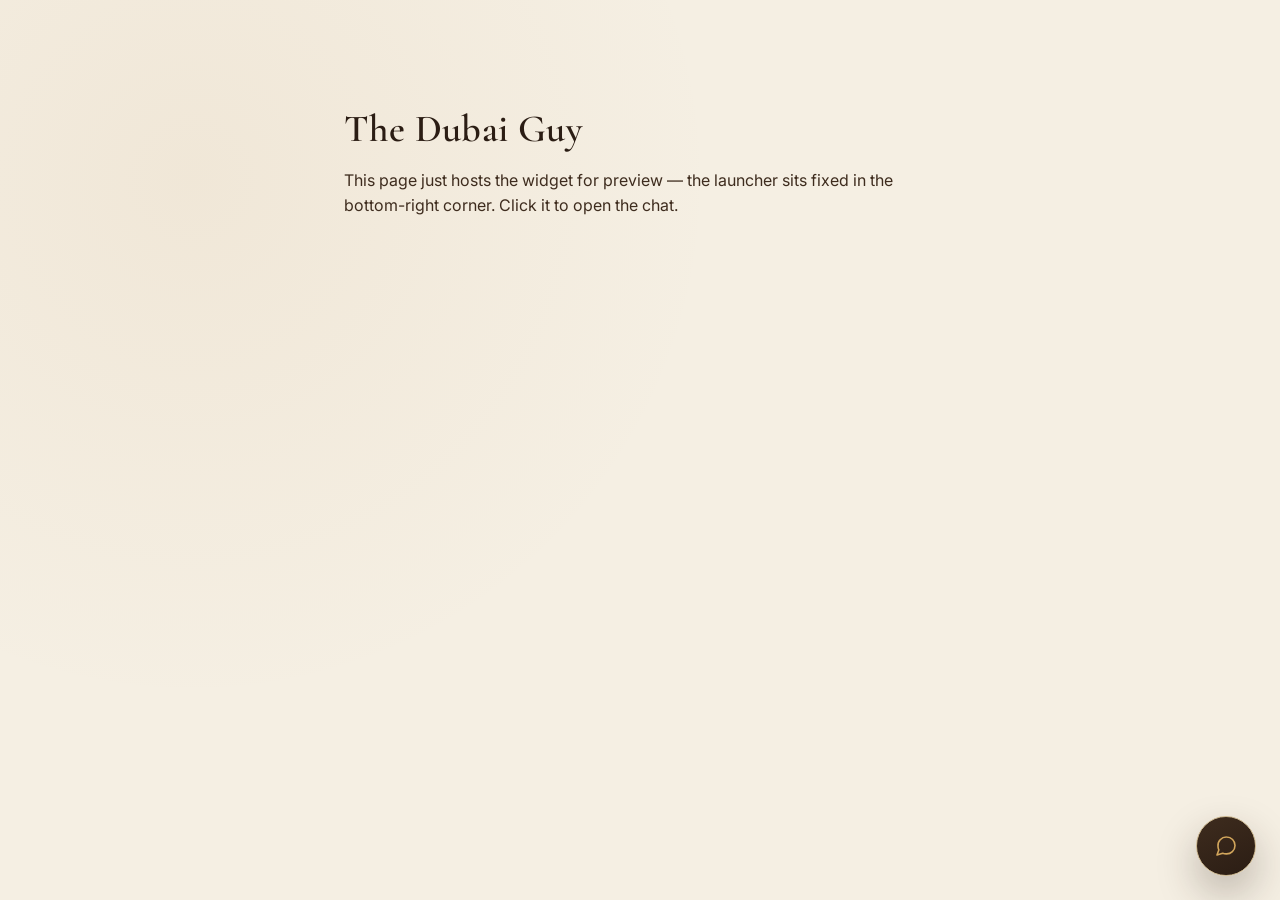
<file: files/tdg-chat-widget.html>
<!-- TheDubaiGuy — Floating Chat Widget
     Drop this file's <style>, markup, and <script> onto any page of
     thedubaiguy.shop (or load it via an <iframe>/injected <script> tag).
     Wire the sendMessage() function to POST /api/chat.js — marked below. -->
<!DOCTYPE html>
<html lang="en">
<head>
<meta charset="UTF-8">
<meta name="viewport" content="width=device-width, initial-scale=1.0">
<title>TheDubaiGuy — Chat Widget Demo</title>
<link rel="preconnect" href="https://fonts.googleapis.com">
<link rel="preconnect" href="https://fonts.gstatic.com" crossorigin>
<link href="https://fonts.googleapis.com/css2?family=Cormorant+Garamond:ital,wght@0,500;0,600;1,500&family=Inter:wght@400;500;600&display=swap" rel="stylesheet">
<style>
  :root{
    --cream:#F5EFE3;
    --cream-card:#FBF8F1;
    --espresso:#2B1D14;
    --espresso-soft:#3E2C1E;
    --gold:#C9B48C;
    --gold-bright:#E0CFA9;
    --tan:#E4D3B5;
    --line:rgba(43,29,20,0.12);
    --shadow:0 18px 40px rgba(43,29,20,0.28);
  }

  * { box-sizing:border-box; }

  body{
    margin:0;
    min-height:100vh;
    font-family:'Inter',sans-serif;
    background:
      radial-gradient(circle at 15% 20%, rgba(184,137,79,0.08), transparent 40%),
      var(--cream);
  }

  /* ---------- demo page dressing (remove on real site) ---------- */
  .demo-page{ max-width:640px; margin:0 auto; padding:80px 24px; color:var(--espresso); }
  .demo-page h1{ font-family:'Cormorant Garamond',serif; font-weight:600; font-size:2.4rem; letter-spacing:0.01em; margin-bottom:0.4em;}
  .demo-page p{ line-height:1.6; color:var(--espresso-soft); }

  /* ---------- floating launcher ---------- */
  #tdg-launcher{
    position:fixed;
    right:24px;
    bottom:24px;
    width:60px;
    height:60px;
    border-radius:50%;
    background:linear-gradient(155deg, var(--espresso-soft), var(--espresso));
    border:1px solid var(--gold);
    box-shadow:var(--shadow);
    display:flex;
    align-items:center;
    justify-content:center;
    cursor:pointer;
    z-index:9999;
    transition:transform .25s ease;
  }
  #tdg-launcher:hover{ transform:translateY(-2px); }
  #tdg-launcher svg{ width:24px; height:24px; }
  #tdg-launcher .dot{
    position:absolute; top:-2px; right:-2px;
    width:12px; height:12px; border-radius:50%;
    background:var(--gold-bright);
    border:2px solid var(--cream);
    display:none;
  }
  #tdg-launcher .dot.show{ display:block; }

  /* ---------- chat panel ---------- */
  #tdg-panel{
    position:fixed;
    right:24px;
    bottom:96px;
    width:360px;
    max-width:calc(100vw - 32px);
    height:520px;
    max-height:calc(100vh - 140px);
    background:var(--cream-card);
    border:1px solid var(--line);
    border-radius:18px;
    box-shadow:var(--shadow);
    display:flex;
    flex-direction:column;
    overflow:hidden;
    z-index:9999;
    opacity:0;
    transform:translateY(16px) scale(0.98);
    pointer-events:none;
    transition:opacity .22s ease, transform .22s ease;
  }
  #tdg-panel.open{
    opacity:1;
    transform:translateY(0) scale(1);
    pointer-events:auto;
  }

  #tdg-header{
    background:linear-gradient(160deg, var(--espresso), var(--espresso-soft));
    padding:18px 20px 16px;
    position:relative;
    border-bottom:2px solid var(--gold);
  }
  #tdg-header::after{
    content:"";
    position:absolute; left:20px; right:20px; bottom:-2px; height:2px;
    background:linear-gradient(90deg, transparent, var(--gold-bright), transparent);
  }
  #tdg-header .brand{
    display:flex;
    align-items:center;
    gap:10px;
  }
  #tdg-header .logo-chip{
    display:inline-flex;
    align-items:center;
    background:var(--cream);
    border-radius:8px;
    padding:5px 10px;
    border:1px solid var(--gold);
  }
  #tdg-header .logo{
    height:20px;
    width:auto;
    display:block;
  }
  #tdg-header .subline{
    font-size:0.75rem;
    color:var(--tan);
    margin-top:2px;
  }
  #tdg-close{
    position:absolute; top:16px; right:16px;
    background:none; border:none; cursor:pointer;
    color:var(--tan); font-size:1.1rem; line-height:1;
    padding:4px;
  }
  #tdg-close:hover{ color:var(--cream); }

  #tdg-messages{
    flex:1;
    overflow-y:auto;
    padding:16px 16px 8px;
    display:flex;
    flex-direction:column;
    gap:10px;
  }
  .tdg-msg{
    max-width:80%;
    padding:9px 13px;
    border-radius:14px;
    font-size:0.87rem;
    line-height:1.45;
  }
  .tdg-msg.bot{
    align-self:flex-start;
    background:#fff;
    border:1px solid var(--line);
    color:var(--espresso);
    border-bottom-left-radius:4px;
  }
  .tdg-msg.user{
    align-self:flex-end;
    background:linear-gradient(155deg, var(--gold-bright), var(--gold));
    color:var(--espresso);
    border-bottom-right-radius:4px;
  }
  .tdg-msg.system{
    align-self:center;
    background:transparent;
    color:var(--espresso-soft);
    font-size:0.72rem;
    letter-spacing:0.03em;
    opacity:0.7;
  }

  #tdg-typing{
    align-self:flex-start;
    display:none;
    padding:9px 13px;
    background:#fff;
    border:1px solid var(--line);
    border-radius:14px;
    border-bottom-left-radius:4px;
  }
  #tdg-typing.show{ display:flex; gap:4px; }
  #tdg-typing span{
    width:6px; height:6px; border-radius:50%;
    background:var(--gold);
    animation:tdg-bounce 1.2s infinite ease-in-out;
  }
  #tdg-typing span:nth-child(2){ animation-delay:.15s; }
  #tdg-typing span:nth-child(3){ animation-delay:.3s; }
  @keyframes tdg-bounce{
    0%,60%,100%{ transform:translateY(0); opacity:.5; }
    30%{ transform:translateY(-4px); opacity:1; }
  }

  #tdg-inputbar{
    display:flex;
    align-items:center;
    gap:8px;
    padding:12px 14px;
    border-top:1px solid var(--line);
    background:var(--cream-card);
  }
  #tdg-input{
    flex:1;
    border:1px solid var(--line);
    background:#fff;
    border-radius:20px;
    padding:9px 14px;
    font-family:'Inter',sans-serif;
    font-size:0.85rem;
    color:var(--espresso);
    outline:none;
  }
  #tdg-input:focus{ border-color:var(--gold); }
  #tdg-send{
    width:36px; height:36px;
    border-radius:50%;
    border:none;
    background:linear-gradient(155deg, var(--espresso-soft), var(--espresso));
    color:var(--gold-bright);
    display:flex; align-items:center; justify-content:center;
    cursor:pointer;
    flex-shrink:0;
  }
  #tdg-send:hover{ background:var(--espresso); }
  #tdg-send svg{ width:15px; height:15px; }

  @media (max-width:420px){
    #tdg-panel{ right:16px; left:16px; width:auto; bottom:88px; }
    #tdg-launcher{ right:16px; bottom:16px; }
  }
</style>
</head>
<body>

<div class="demo-page">
  <h1>The Dubai Guy</h1>
  <p>This page just hosts the widget for preview — the launcher sits fixed in the bottom-right corner. Click it to open the chat.</p>
</div>

<!-- ============ WIDGET MARKUP ============ -->
<div id="tdg-launcher" aria-label="Open chat">
  <svg viewBox="0 0 24 24" fill="none" stroke="#D2A65C" stroke-width="1.6">
    <path d="M21 11.5a8.4 8.4 0 0 1-8.9 8.4 8.9 8.9 0 0 1-3.4-.7L3 21l1.8-5.1a8.4 8.4 0 0 1-.8-3.6A8.4 8.4 0 0 1 12.6 3a8.4 8.4 0 0 1 8.4 8.5z" stroke-linecap="round" stroke-linejoin="round"/>
  </svg>
  <span class="dot" id="tdg-dot"></span>
</div>

<div id="tdg-panel" role="dialog" aria-label="TheDubaiGuy chat">
  <div id="tdg-header">
    <button id="tdg-close" aria-label="Close chat">✕</button>
    <div class="brand">
      <div class="logo-chip"><img class="logo" src="[data-uri]" alt="The Dubai Guy logo"></div>
    </div>
    <div class="subline">Usually replies within a few minutes</div>
  </div>

  <div id="tdg-messages">
    <div class="tdg-msg system">Today</div>
    <div class="tdg-msg bot">Assalamu alaikum 🌙 Welcome to The Dubai Guy — how can I help? Ask me about sizing, an order, or our modest wear collection.</div>
  </div>

  <div id="tdg-typing"><span></span><span></span><span></span></div>

  <div id="tdg-inputbar">
    <input id="tdg-input" type="text" placeholder="Type your message…" autocomplete="off">
    <button id="tdg-send" aria-label="Send message">
      <svg viewBox="0 0 24 24" fill="currentColor"><path d="M3 11.5 21 3l-6 18-3.5-7.5L3 11.5Z"/></svg>
    </button>
  </div>
</div>
<!-- ============ /WIDGET MARKUP ============ -->

<script>
(function(){
  const launcher = document.getElementById('tdg-launcher');
  const panel = document.getElementById('tdg-panel');
  const closeBtn = document.getElementById('tdg-close');
  const messages = document.getElementById('tdg-messages');
  const input = document.getElementById('tdg-input');
  const sendBtn = document.getElementById('tdg-send');
  const typing = document.getElementById('tdg-typing');
  const dot = document.getElementById('tdg-dot');

  // Generate/persist a conversation id per visitor (swap for real session logic)
  const convoId = localStorage.getItem('tdg_convo_id') ||
    (Date.now().toString(36) + Math.random().toString(36).slice(2));
  localStorage.setItem('tdg_convo_id', convoId);

  function toggle(open){
    panel.classList.toggle('open', open);
    if(open){ dot.classList.remove('show'); input.focus(); }
  }

  launcher.addEventListener('click', () => toggle(!panel.classList.contains('open')));
  closeBtn.addEventListener('click', () => toggle(false));

  function addMessage(text, who){
    const el = document.createElement('div');
    el.className = 'tdg-msg ' + who;
    el.textContent = text;
    messages.appendChild(el);
    messages.scrollTop = messages.scrollHeight;
  }

  async function sendMessage(){
    const text = input.value.trim();
    if(!text) return;
    addMessage(text, 'user');
    input.value = '';
    typing.classList.add('show');
    messages.scrollTop = messages.scrollHeight;

    try {
      // ---- Replace this block with your real call ----
      // const res = await fetch('/api/chat.js', {
      //   method: 'POST',
      //   headers: { 'Content-Type': 'application/json' },
      //   body: JSON.stringify({ convoId, message: text })
      // });
      // const data = await res.json();
      // typing.classList.remove('show');
      // addMessage(data.reply, 'bot');
      // --------------------------------------------------

      // Demo-only mock reply:
      await new Promise(r => setTimeout(r, 900));
      typing.classList.remove('show');
      addMessage("Thanks for your message! (This is a static demo reply — wire this up to /api/chat.js to go live.)", 'bot');

    } catch(err){
      typing.classList.remove('show');
      addMessage("Sorry, something went wrong — please try again or reach us on WhatsApp.", 'bot');
    }
  }

  sendBtn.addEventListener('click', sendMessage);
  input.addEventListener('keydown', e => { if(e.key === 'Enter') sendMessage(); });

  // Example: show the notification dot when a human hasn't opened the widget
  // in a while and the bot has an unread reply queued up server-side.
  // dot.classList.add('show');
})();
</script>
</body>
</html>
</file>
